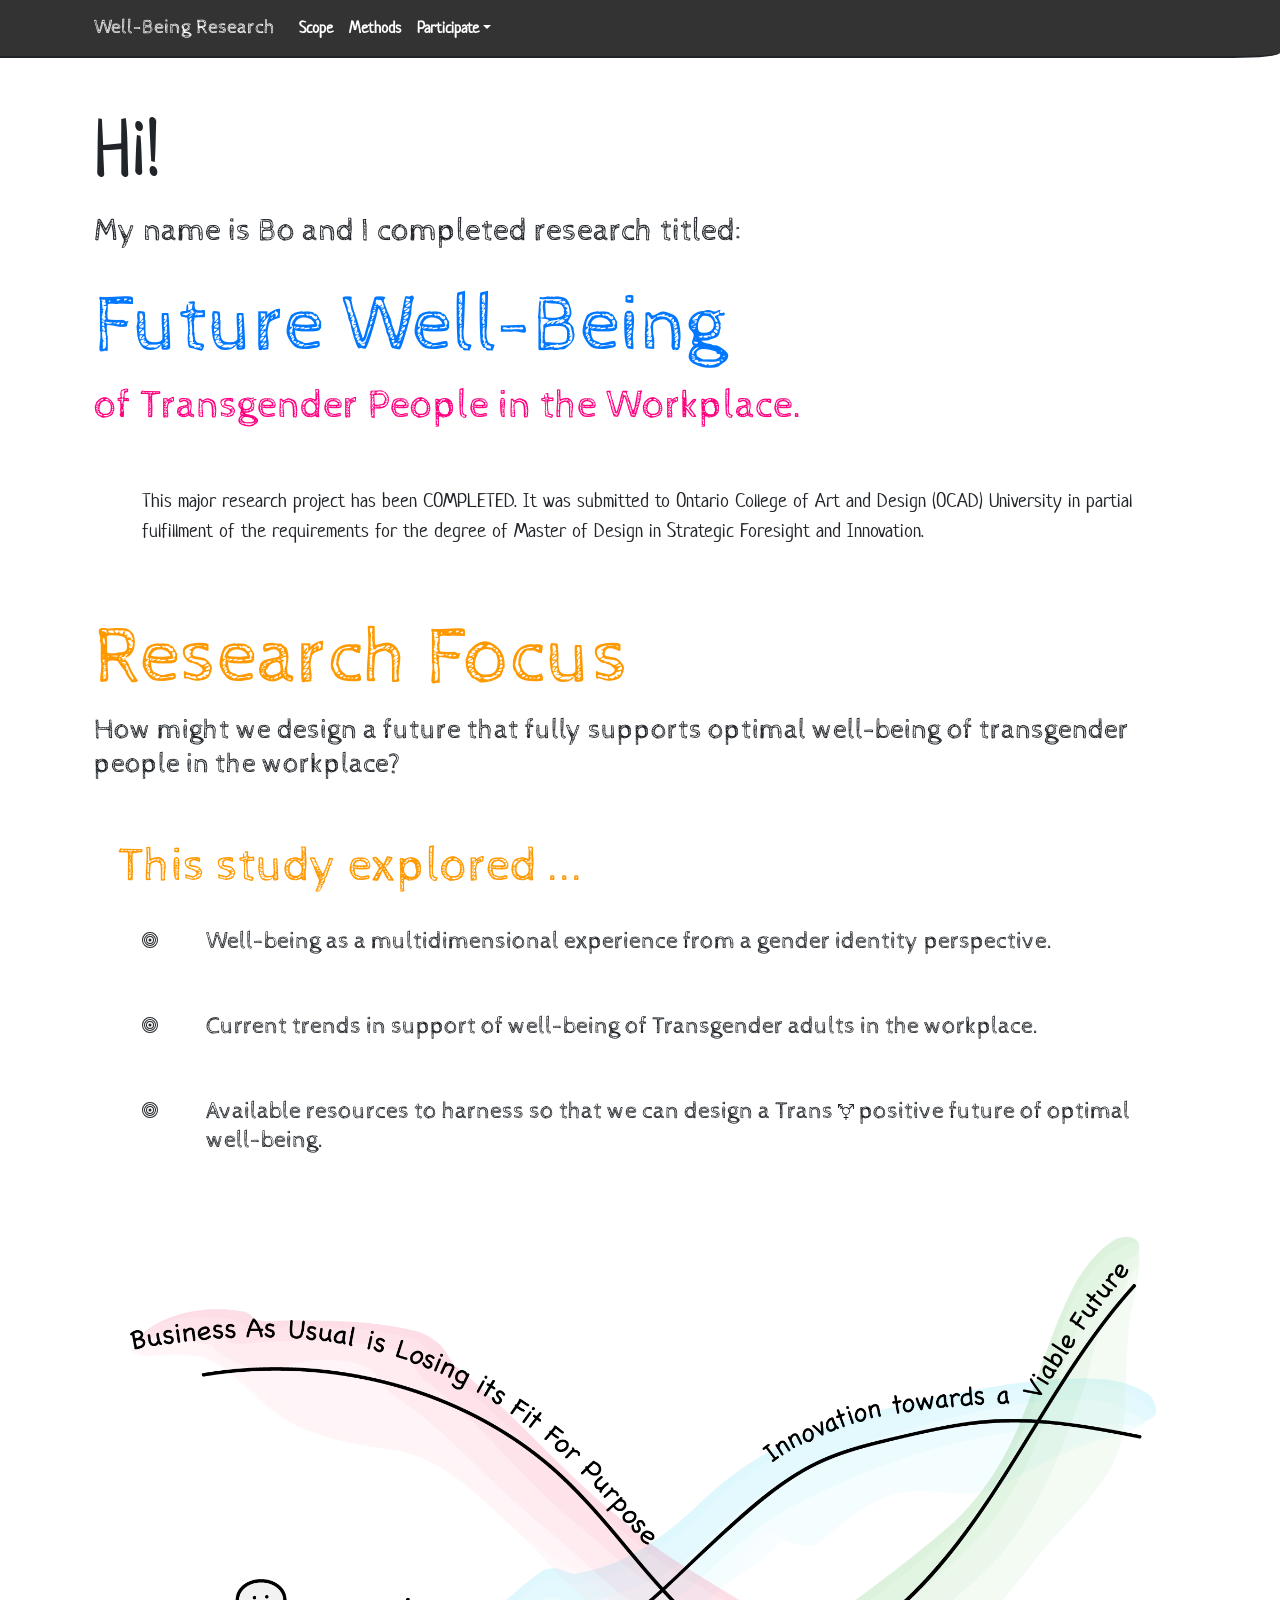
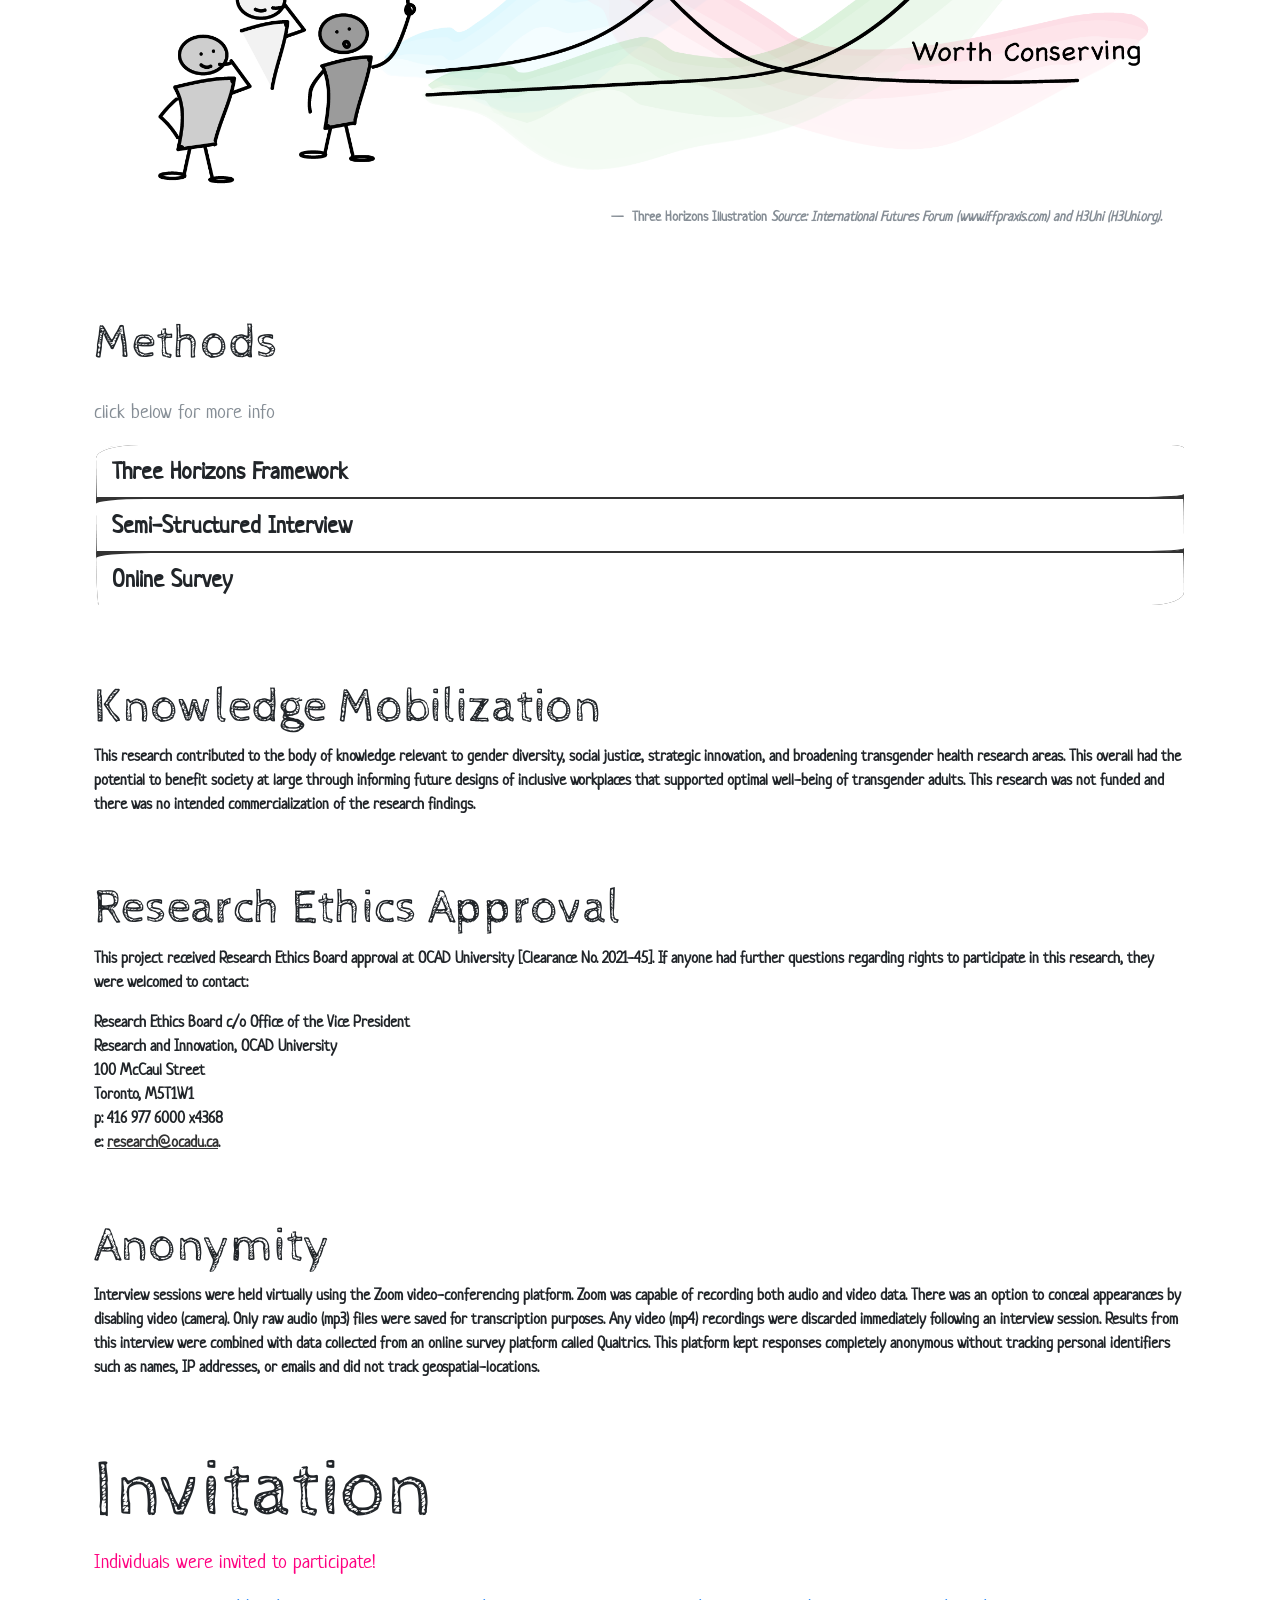
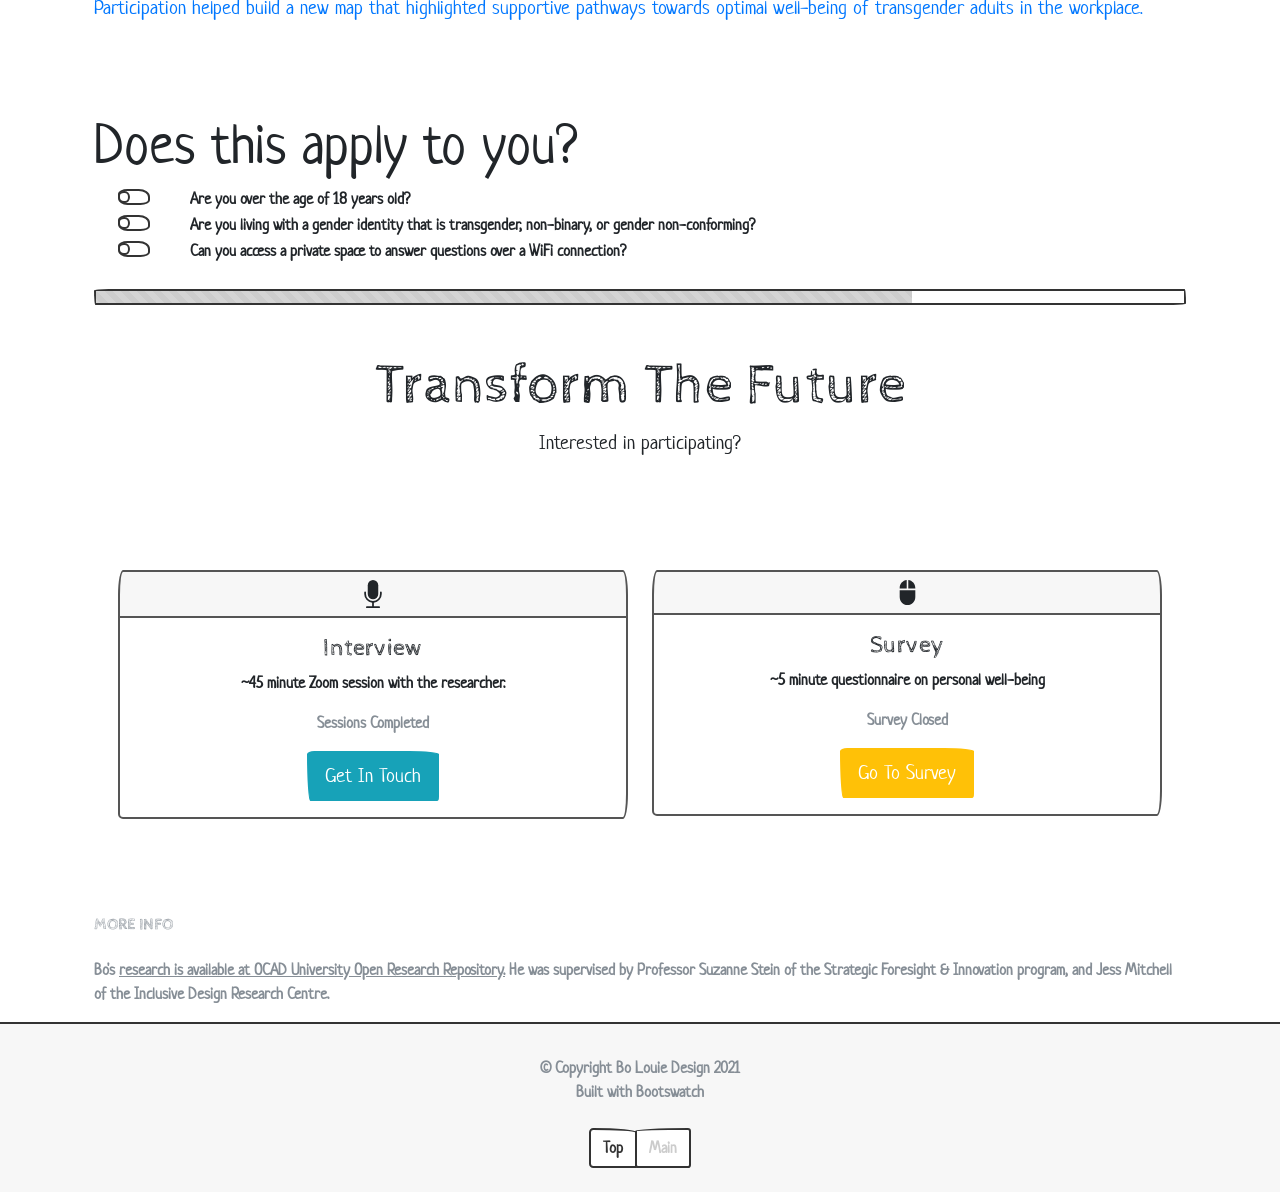
<file: index.html>
<!DOCTYPE html>
<html lang="en">

<head>
    <!-- Required meta tags -->
    <meta charset="utf-8">
    <meta name="viewport" content="width=device-width, initial-scale=1">
    <meta name="description" content="Future Well-Being of Transgender People in the Workplace — a completed Master of Design research project by Bo Louie at OCAD University.">

    <!-- Bootstrap CSS -->
    <link href="https://cdn.jsdelivr.net/npm/bootstrap@5.0.2/dist/css/bootstrap.min.css" rel="stylesheet"
        integrity="sha384-EVSTQN3/azprG1Anm3QDgpJLIm9Nao0Yz1ztcQTwFspd3yD65VohhpuuCOmLASjC" crossorigin="anonymous">


    <link rel="stylesheet" href="style.css">

    <title>Future Well-Being</title>

</head>


<body>
    <!--FIXED NAVBAR-->
    <nav class="navbar navbar-expand-sm bg-primary navbar-dark fixed-top" id="top">
        <div class="container">
            <a class="navbar-brand" href="index.html">Well-Being Research</a>
            <button class="navbar-toggler" type="button" data-bs-toggle="collapse" data-bs-target="#navbarColor01"
                aria-controls="navbarColor01" aria-expanded="false" aria-label="Toggle navigation">
                <span class="navbar-toggler-icon"></span>
            </button>

            <div class="collapse navbar-collapse" id="navbarColor01">
                <ul class="navbar-nav me-auto">
                    <li class="nav-item">
                        <a class="nav-link active" href="#scope">Scope
                            <span class="visually-hidden">(current)</span>
                        </a>
                    </li>

                    <li class="nav-item">
                        <a class="nav-link" href="#dataCollection">Methods
                        </a>
                    </li>
                    <li class="nav-item dropdown">
                        <a class="nav-link dropdown-toggle" data-bs-toggle="dropdown" href="#transform"
                            role="button" aria-haspopup="true" aria-expanded="false">Participate</a>
                        <div class="dropdown-menu">
                            <a class="dropdown-item" href="interview.html">Interview</a>
                            <div class="dropdown-divider"></div>
                            <a class="dropdown-item" href="survey.html">Survey</a>
                        </div>
                    </li>
                </ul>

            </div>
        </div>
    </nav>

    <!--PAGE-HEADER-->
    <header class="container" style="padding-top: 100px">
        <p class="display-1">Hi!</p>
        <h2>My name is Bo and I completed research titled:</h2>

        <div style="padding-top: 20px">
            <h1 class="display-1 text-info">
                Future Well-Being
            </h1>

            <p class="h1 text-danger">
                of Transgender People in the Workplace.
            </p>
        </div>
    </header>

    <main class="container">
        <p class="lead p-5">This major research project has been COMPLETED. It was submitted to Ontario College of
            Art and Design (OCAD) University in partial fulfillment of the requirements for the degree of Master of
            Design in Strategic Foresight and Innovation.</p>

        <h2 class="display-1 text-warning"><strong>Research Focus</strong></h2>

        <h3>
            How might we design a future that fully supports optimal
            well-being of
            transgender people in the workplace?
        </h3>

        <!--SCOPE-->
        <section id="scope">
            <div class="container pt-5">
                <h5 class="display-5 text-warning"><strong>This study explored ...</strong></h5>
                <div class="d-flex">
                    <div class="p-4 align-self-start">
                        <svg xmlns="http://www.w3.org/2000/svg" width="16" height="16" fill="currentColor"
                            class="bi bi-bullseye" viewBox="0 0 16 16">
                            <path d="M8 15A7 7 0 1 1 8 1a7 7 0 0 1 0 14zm0 1A8 8 0 1 0 8 0a8 8 0 0 0 0 16z" />
                            <path d="M8 13A5 5 0 1 1 8 3a5 5 0 0 1 0 10zm0 1A6 6 0 1 0 8 2a6 6 0 0 0 0 12z" />
                            <path d="M8 11a3 3 0 1 1 0-6 3 3 0 0 1 0 6zm0 1a4 4 0 1 0 0-8 4 4 0 0 0 0 8z" />
                            <path d="M9.5 8a1.5 1.5 0 1 1-3 0 1.5 1.5 0 0 1 3 0z" />
                        </svg>
                    </div>
                    <div class="p-4 align-self-end">
                        <h4>
                            Well-being as a multidimensional experience from a gender identity
                            perspective.
                        </h4>
                    </div>
                </div>

                <div class="d-flex">
                    <div class="p-4 align-self-start">
                        <svg xmlns="http://www.w3.org/2000/svg" width="16" height="16" fill="currentColor"
                            class="bi bi-bullseye" viewBox="0 0 16 16">
                            <path d="M8 15A7 7 0 1 1 8 1a7 7 0 0 1 0 14zm0 1A8 8 0 1 0 8 0a8 8 0 0 0 0 16z" />
                            <path d="M8 13A5 5 0 1 1 8 3a5 5 0 0 1 0 10zm0 1A6 6 0 1 0 8 2a6 6 0 0 0 0 12z" />
                            <path d="M8 11a3 3 0 1 1 0-6 3 3 0 0 1 0 6zm0 1a4 4 0 1 0 0-8 4 4 0 0 0 0 8z" />
                            <path d="M9.5 8a1.5 1.5 0 1 1-3 0 1.5 1.5 0 0 1 3 0z" />
                        </svg>
                    </div>
                    <div class="p-4 align-self-end">
                        <h4>Current trends in support of well-being of Transgender adults in the workplace.</h4>
                    </div>
                </div>

                <div class="d-flex">
                    <div class="p-4 align-self-start">
                        <svg xmlns="http://www.w3.org/2000/svg" width="16" height="16" fill="currentColor"
                            class="bi bi-bullseye" viewBox="0 0 16 16">
                            <path d="M8 15A7 7 0 1 1 8 1a7 7 0 0 1 0 14zm0 1A8 8 0 1 0 8 0a8 8 0 0 0 0 16z" />
                            <path d="M8 13A5 5 0 1 1 8 3a5 5 0 0 1 0 10zm0 1A6 6 0 1 0 8 2a6 6 0 0 0 0 12z" />
                            <path d="M8 11a3 3 0 1 1 0-6 3 3 0 0 1 0 6zm0 1a4 4 0 1 0 0-8 4 4 0 0 0 0 8z" />
                            <path d="M9.5 8a1.5 1.5 0 1 1-3 0 1.5 1.5 0 0 1 3 0z" />
                        </svg>
                    </div>
                    <div class="p-4 align-self-end">
                        <h4>Available resources to harness so that we can design a Trans <svg
                                xmlns="http://www.w3.org/2000/svg" width="16" height="16" fill="currentColor"
                                class="bi bi-gender-trans" viewBox="0 0 16 16">
                                <path fill-rule="evenodd"
                                    d="M0 .5A.5.5 0 0 1 .5 0h3a.5.5 0 0 1 0 1H1.707L3.5 2.793l.646-.647a.5.5 0 1 1 .708.708l-.647.646.822.822A3.99 3.99 0 0 1 8 3c1.18 0 2.239.51 2.971 1.322L14.293 1H11.5a.5.5 0 0 1 0-1h4a.5.5 0 0 1 .5.5v4a.5.5 0 0 1-1 0V1.707l-3.45 3.45A4 4 0 0 1 8.5 10.97V13H10a.5.5 0 0 1 0 1H8.5v1.5a.5.5 0 0 1-1 0V14H6a.5.5 0 0 1 0-1h1.5v-2.03a4 4 0 0 1-3.05-5.814l-.95-.949-.646.647a.5.5 0 1 1-.708-.708l.647-.646L1 1.707V3.5a.5.5 0 0 1-1 0v-3zm5.49 4.856a3 3 0 1 0 5.02 3.288 3 3 0 0 0-5.02-3.288z">
                                </path>
                            </svg> positive future of
                            optimal well-being.</h4>
                    </div>
                </div>
            </div>

            <div class="container pt-5">
                <img class="img-fluid" src="img/3H-uni.png" alt="3 horizons illustration">
                <figure class="text-end">
                    <br>
                    <figcaption class="blockquote-footer text-sm-end"> Three Horizons Illustration
                        <cite title="Source Title">Source: International Futures Forum (www.iffpraxis.com) and H3Uni
                            (H3Uni.org).</cite>
                    </figcaption>
                </figure>
            </div>
            <br>
        </section>
    </main>

    <section class="container pt-5" id="dataCollection">
        <h5 class="display-5 pb-3">Methods</h5>
        <p class="lead text-muted">click below for more info</p>
        <div class="list-group border-light">
            <a href="framework.html" class="list-group-item list-group-item-action fs-4">Three Horizons Framework</a>
            <a href="interview.html" class="list-group-item list-group-item-action fs-4">Semi-Structured Interview</a>
            <a href="survey.html" class="list-group-item list-group-item-action fs-4">Online Survey</a>
        </div>
    </section>
    <br>

    <section class="container pt-5">
        <h5 class="display-5">Knowledge Mobilization</h5>
        <p>
            This research contributed to the body of knowledge relevant to gender
            diversity, social justice, strategic innovation, and broadening
            transgender health research areas. This overall had the potential to benefit
            society at large through informing future designs of inclusive workplaces that
            supported optimal well-being of transgender adults. This research was not funded and there was no intended
            commercialization of the research findings.</p>
    </section>

    <section class="container pt-5">
        <h5 class="display-5">Research Ethics Approval</h5>
        <p>
            This project received Research Ethics Board approval at OCAD University <strong>[Clearance No.
                2021-45]</strong>. If anyone had further questions regarding rights to participate in this research,
            they were welcomed to contact:</p>

        <p>
            Research Ethics Board c/o Office of the Vice President <br>
            Research and Innovation, OCAD University <br>
            100 McCaul Street <br>
            Toronto, M5T1W1 <br>
            p: 416 977 6000 x4368 <br>
            e: <a href="mailto:research@ocadu.ca">research@ocadu.ca</a>.<br>
        </p>
    </section>

    <section class="container pt-5">
        <h5 class="display-5">Anonymity</h5>
        <p>Interview sessions were held virtually using the Zoom video-conferencing platform. Zoom was capable of
            recording both audio and video data. There was an option to conceal appearances by disabling video
            (camera). Only raw audio (mp3) files were saved for transcription purposes. Any video (mp4)
            recordings were discarded immediately following an interview session. Results from this interview
            were combined with data collected from an online survey platform called Qualtrics. This platform kept
            responses completely anonymous without tracking personal identifiers such as names, IP addresses,
            or emails and did not track geospatial-locations.
        </p>
    </section>

    <section class="container pt-5">
        <h1 class="display-1">Invitation</h1>
        <p class="lead text-danger">Individuals were invited to participate!</p>
        <p class="lead text-info">Participation helped build a new map that highlighted supportive
            pathways towards optimal well-being of transgender adults in the workplace.</p>
    </section>

    <section class="container pt-5">
        <fieldset class="form-group">
            <legend class="display-4 mt-4">Does this apply to you?</legend>

            <div class="form-check">
                <div class="form-check form-switch">
                    <input class="form-check-input" type="checkbox" id="switchAge" />
                    <label class="form-check-label" style="margin-left: 2.5em" for="switchAge">Are you
                        over the age of 18 years old?</label>
                </div>

                <div class="form-check form-switch">
                    <input class="form-check-input" type="checkbox" id="switchGenderIdentity" />
                    <label class="form-check-label" style="margin-left: 2.5em" for="switchGenderIdentity">Are you
                        living with a gender identity that is transgender, non-binary, or gender
                        non-conforming?</label>
                </div>
                <div class="form-check form-switch">
                    <input class="form-check-input" type="checkbox" id="switchPrivateAccess" />
                    <label class="form-check-label" style="margin-left: 2.5em" for="switchPrivateAccess">Can you
                        access a private space to answer questions over a WiFi connection?</label>
                </div>
            </div>
        </fieldset>
    </section>

    <br>
    <div class="container">
        <div class="progress">
            <div class="progress-bar progress-bar-striped progress-bar-animated" role="progressbar" aria-valuenow="75"
                aria-valuemin="0" aria-valuemax="100" style="width: 75%;"></div>
        </div>
    </div>

    <!-- Transform -->
    <section class="p-5" id="transform">
        <div class="container">
            <div class="row">
                <div class="col text-center">
                    <h1 class="display-4">Transform The Future</h1>
                    <p class="lead">Interested in participating?</p>
                </div>
            </div>
        </div>
    </section>

    <!-- PARTICIPATE SECTION -->
    <section id="participate">
        <div class="container p-5">
            <div class="row text-center g-4">
                <div class="col-sm-6 justify-content-evenly">
                    <div class="card border-secondary">
                        <div class="card-header">
                            <svg xmlns="http://www.w3.org/2000/svg" width="28" height="28" fill="currentColor"
                                class="bi bi-mic-fill" viewBox="0 0 16 16">
                                <path d="M5 3a3 3 0 0 1 6 0v5a3 3 0 0 1-6 0V3z" />
                                <path
                                    d="M3.5 6.5A.5.5 0 0 1 4 7v1a4 4 0 0 0 8 0V7a.5.5 0 0 1 1 0v1a5 5 0 0 1-4.5 4.975V15h3a.5.5 0 0 1 0 1h-7a.5.5 0 0 1 0-1h3v-2.025A5 5 0 0 1 3 8V7a.5.5 0 0 1 .5-.5z" />
                            </svg>
                        </div>
                        <div class="card-body">
                            <h4 class="card-title">Interview</h4>
                            <p class="card-text">~45 minute Zoom session with the researcher.</p>
                            <p class="text-muted text-sm-center">Sessions Completed</p>
                            <a href="mailto:bo.siu@student.ocadu.ca" class="btn btn-lg btn-info">Get In Touch</a>
                        </div>
                    </div>
                </div>
                <div class="col-sm-6 justify-content-evenly">
                    <div class="card border-secondary">
                        <div class="card-header">
                            <svg xmlns="http://www.w3.org/2000/svg" width="25" height="25" fill="currentColor"
                                class="bi bi-mouse2-fill" viewBox="0 0 16 16">
                                <path
                                    d="M7.5.026C4.958.286 3 2.515 3 5.188V5.5h4.5V.026zm1 0V5.5H13v-.312C13 2.515 11.042.286 8.5.026zM13 6.5H3v4.313C3 13.658 5.22 16 8 16s5-2.342 5-5.188V6.5z" />
                            </svg>
                        </div>
                        <div class="card-body">
                            <h4 class="card-title">Survey</h4>
                            <p class="card-text">~5 minute questionnaire on personal well-being</p>
                            <p class="text-muted text-sm-center">Survey Closed</p>
                            <a href="https://qfreeaccountssjc1.az1.qualtrics.com/jfe/form/SV_3aY2LVZPjfDO6QC"
                                class="btn btn-lg btn-warning">Go To Survey</a>
                        </div>
                    </div>
                </div>
            </div>
        </div>
    </section>

    <!-- Footer -->
    <section id="footer" class="text-center text-lg-start bg-light text-muted">
        <div class="container text-center text-md-start mt-5">
            <div class="row mt-3">
                <div class="col-12">
                    <h6 class="text-uppercase fw-bold mb-4">
                        More Info
                    </h6>
                    <p>
                        Bo's <a href="https://openresearch.ocadu.ca/id/eprint/3571/" class="text-reset">research
                            is available at OCAD University Open Research Repository.</a> He was supervised by
                        Professor Suzanne Stein of the Strategic Foresight & Innovation program, and Jess Mitchell of the
                        Inclusive Design Research Centre.
                    </p>
                </div>
            </div>
        </div>
    </section>

    <!-- Copyright -->
    <footer class="card-footer">
        <div class="text-center text-muted p-4 bg-transparent">
            © Copyright Bo Louie Design 2021 <br>
            Built with Bootswatch
        </div>

        <nav aria-label="Page navigation example">
            <ul class="pagination justify-content-center">
                <li class="page-item">
                    <a class="page-link" href="#top">Top</a>
                </li>
                <li class="page-item disabled">
                    <a class="page-link" href="index.html" tabindex="-1" aria-disabled="true">Main</a>
                </li>
            </ul>
        </nav>
    </footer>

    <script src="https://cdn.jsdelivr.net/npm/@popperjs/core@2.9.2/dist/umd/popper.min.js"
        integrity="sha384-IQsoLXl5PILFhosVNubq5LC7Qb9DXgDA9i+tQ8Zj3iwWAwPtgFTxbJ8NT4GN1R8p"
        crossorigin="anonymous"></script>
    <script src="https://cdn.jsdelivr.net/npm/bootstrap@5.0.2/dist/js/bootstrap.min.js"
        integrity="sha384-cVKIPhGWiC2Al4u+LWgxfKTRIcfu0JTxR+EQDz/bgldoEyl4H0zUF0QKbrJ0EcQF"
        crossorigin="anonymous"></script>

    <script>
        var popoverTriggerList = [].slice.call(document.querySelectorAll('[data-bs-toggle="popover"]'))
        var popoverList = popoverTriggerList.map(function (popoverTriggerEl) {
            return new bootstrap.Popover(popoverTriggerEl)
        })
    </script>

</body>

</html>
</file>
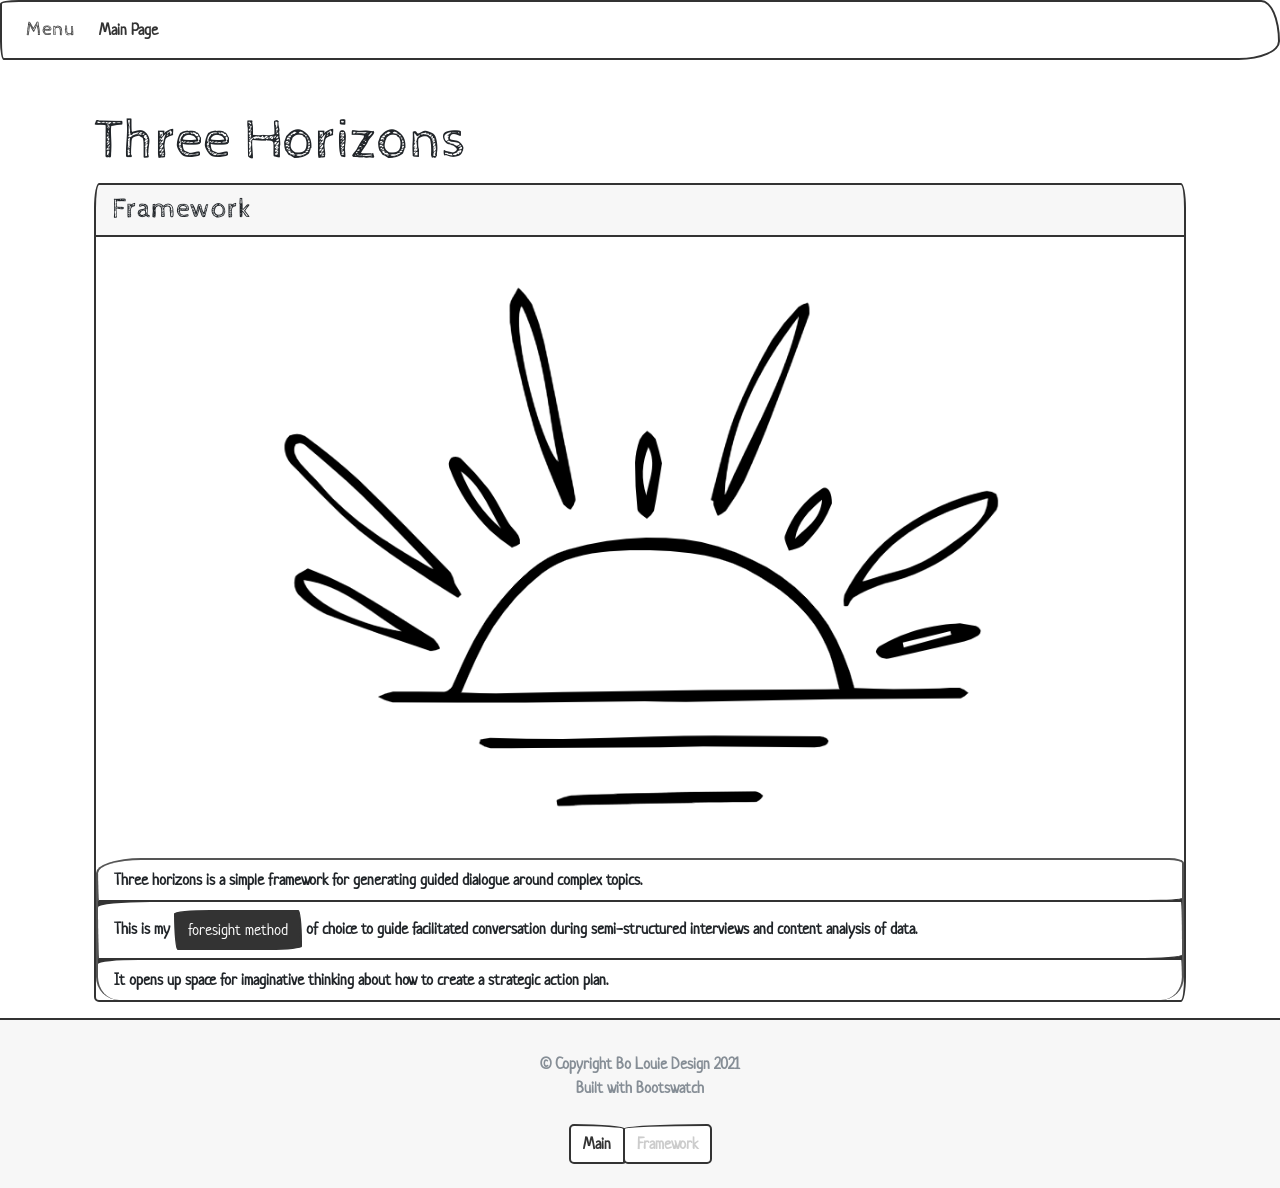
<file: framework.html>
<!DOCTYPE html>
<html lang="en">

<head>
  <!-- Required meta tags -->
  <meta charset="utf-8" />
  <meta name="viewport" content="width=device-width, initial-scale=1" />
  <meta name="description" content="Three Horizons Framework — the foresight method used to guide facilitated conversation and content analysis in Bo Louie's well-being research." />

  <!-- Bootstrap CSS -->
  <link href="https://cdn.jsdelivr.net/npm/bootstrap@5.0.2/dist/css/bootstrap.min.css" rel="stylesheet"
    integrity="sha384-EVSTQN3/azprG1Anm3QDgpJLIm9Nao0Yz1ztcQTwFspd3yD65VohhpuuCOmLASjC" crossorigin="anonymous" />
  <link rel="stylesheet" href="style.css" />

  <title>Future Well-Being</title>
</head>

<body>

  <nav class="navbar navbar-expand-lg navbar-light bg-light">
    <div class="container-fluid">
      <a class="navbar-brand" href="framework.html">Menu</a>
      <button class="navbar-toggler" type="button" data-bs-toggle="collapse" data-bs-target="#navbarColor03"
        aria-controls="navbarColor03" aria-expanded="false" aria-label="Toggle navigation">
        <span class="navbar-toggler-icon"></span>
      </button>

      <div class="collapse navbar-collapse" id="navbarColor03">
        <ul class="navbar-nav me-auto">
          <li class="nav-item">
            <a class="nav-link active" href="index.html">Main Page
              <span class="visually-hidden">(current)</span>
            </a>
          </li>
        </ul>
      </div>
    </div>
  </nav>

  <header>
    <div class="container">
      <h1 class="display-4 pt-5">Three Horizons</h1>

      <article class="card mb-3">
        <h3 class="card-header">Framework</h3>

        <img src="img/horizons.png" class="w-75 mx-auto d-block p-5" alt="Graph of 3 horizons" />

        <ul class="list-group list-group-flush border-dark">
          <li class="list-group-item">
            Three horizons is a simple framework for generating guided dialogue around complex topics.
          </li>
          <li class="list-group-item">
            This is my <button type="button" class="btn btn-primary" title="Three Horizons"
                data-bs-container="body" data-bs-toggle="popover" data-bs-placement="top"
                data-bs-content="A helpful approach to working with uncertainty. It promotes changemaking by developing a future consciousness; meaning an awareness of the future potential in the present state of things."
                data-bs-original-title="Popover Title">foresight method</button> of
            choice to guide facilitated conversation during semi-structured interviews and
            content analysis of data.
          </li>
          <li class="list-group-item">
            It opens up space for imaginative thinking about how to create a strategic action plan.
          </li>
        </ul>
      </article>
    </div>
  </header>

  <!-- Copyright -->
  <footer class="card-footer">
    <div class="text-center text-muted p-4 bg-transparent">
      © Copyright Bo Louie Design 2021 <br> Built with Bootswatch
    </div>
    <nav aria-label="Page navigation example">
      <ul class="pagination justify-content-center">
        <li class="page-item">
          <a class="page-link" href="index.html">Main</a>
        </li>
        <li class="page-item disabled">
          <a class="page-link" href="framework.html" tabindex="-1" aria-disabled="true">Framework</a>
        </li>
      </ul>
    </nav>
  </footer>

  <script src="https://cdn.jsdelivr.net/npm/@popperjs/core@2.9.2/dist/umd/popper.min.js"
    integrity="sha384-IQsoLXl5PILFhosVNubq5LC7Qb9DXgDA9i+tQ8Zj3iwWAwPtgFTxbJ8NT4GN1R8p"
    crossorigin="anonymous"></script>
  <script src="https://cdn.jsdelivr.net/npm/bootstrap@5.0.2/dist/js/bootstrap.min.js"
    integrity="sha384-cVKIPhGWiC2Al4u+LWgxfKTRIcfu0JTxR+EQDz/bgldoEyl4H0zUF0QKbrJ0EcQF"
    crossorigin="anonymous"></script>

  <script>
    var popoverTriggerList = [].slice.call(document.querySelectorAll('[data-bs-toggle="popover"]'));
    var popoverList = popoverTriggerList.map(function (popoverTriggerEl) {
      return new bootstrap.Popover(popoverTriggerEl);
    });
  </script>

</body>

</html>
</file>
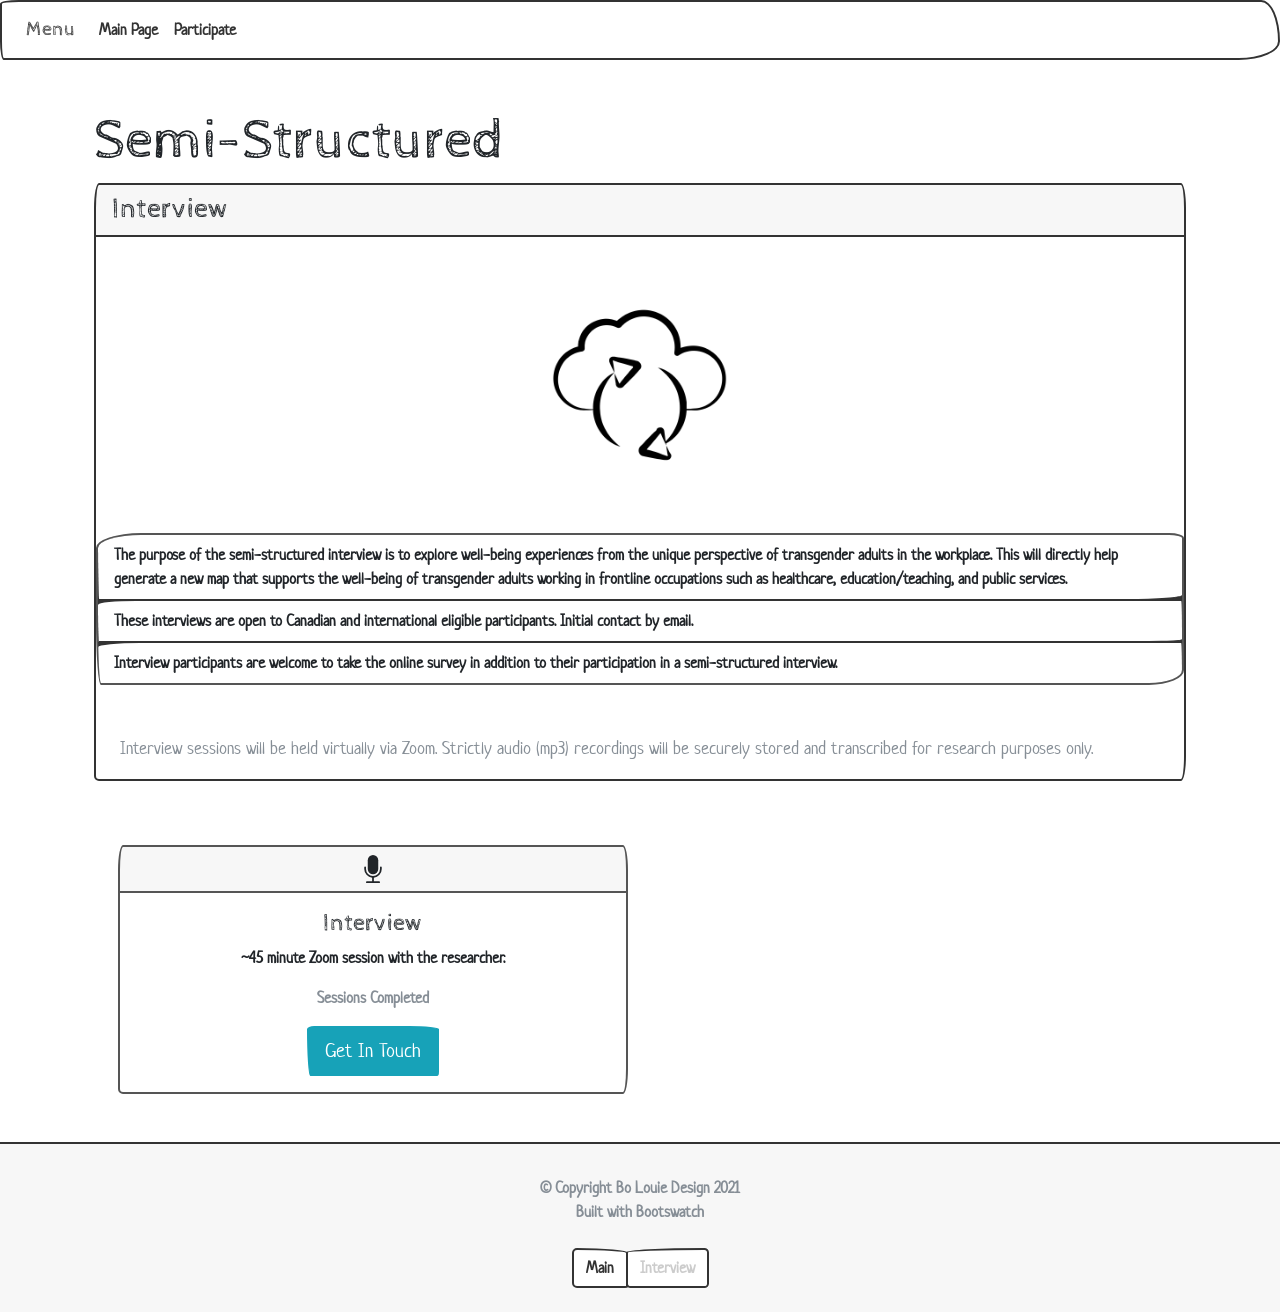
<file: interview.html>
<!DOCTYPE html>
<html lang="en">

<head>
  <!-- Required meta tags -->
  <meta charset="utf-8" />
  <meta name="viewport" content="width=device-width, initial-scale=1" />
  <meta name="description" content="Semi-Structured Interview — participate in Bo Louie's research exploring well-being experiences of transgender adults in the workplace." />

  <!-- Bootstrap CSS -->
  <link href="https://cdn.jsdelivr.net/npm/bootstrap@5.0.2/dist/css/bootstrap.min.css" rel="stylesheet"
    integrity="sha384-EVSTQN3/azprG1Anm3QDgpJLIm9Nao0Yz1ztcQTwFspd3yD65VohhpuuCOmLASjC" crossorigin="anonymous" />
  <link rel="stylesheet" href="style.css" />

  <title>Future Well-being</title>
</head>

<body>

  <nav class="navbar navbar-expand-lg navbar-light bg-light">
    <div class="container-fluid">
      <a class="navbar-brand" href="interview.html">Menu</a>
      <button class="navbar-toggler" type="button" data-bs-toggle="collapse" data-bs-target="#navbarColor03"
        aria-controls="navbarColor03" aria-expanded="false" aria-label="Toggle navigation">
        <span class="navbar-toggler-icon"></span>
      </button>

      <div class="collapse navbar-collapse" id="navbarColor03">
        <ul class="navbar-nav me-auto">
          <li class="nav-item">
            <a class="nav-link active" href="index.html">Main Page
              <span class="visually-hidden">(current)</span>
            </a>
          </li>
          <li class="nav-item">
            <a class="nav-link" href="#participate">Participate</a>
          </li>
        </ul>
      </div>
    </div>
  </nav>

  <header>
    <div class="container">
      <h1 class="display-4 pt-5">Semi-Structured</h1>

      <article class="card mb-3">
        <h3 class="card-header">Interview</h3>
        <div class="card-body">
          <img src="img/cloudSafe.png" class="w-25 mx-auto d-block" alt="pad lock" />
        </div>

        <ul class="list-group list-group-flush border-dark">
          <li class="list-group-item">
            The purpose of the semi-structured interview is to explore well-being
            experiences from the unique perspective of transgender adults in the
            workplace. This will directly help generate a new map that supports the
            well-being of transgender adults working in frontline occupations
            such as healthcare, education/teaching, and public services.
          </li>
          <li class="list-group-item">
            These interviews are open to Canadian and international
            eligible participants. Initial contact by email.
          </li>
          <li class="list-group-item">
            Interview participants are welcome to take the online survey in
            addition to their participation in a semi-structured interview.
          </li>
        </ul>

        <aside class="container pt-5">
          <p class="lead">
            <small class="text-muted"> Interview sessions will be held virtually via Zoom. Strictly audio (mp3)
              recordings will be securely stored and transcribed for research purposes only. </small>
          </p>
        </aside>
      </article>
    </div>
  </header>

  <section id="participate">
    <div class="container p-5">
      <div class="row text-center g-4">
        <div class="col-sm-6 justify-content-evenly">
          <div class="card border-secondary">
            <div class="card-header">
              <svg xmlns="http://www.w3.org/2000/svg" width="28" height="28" fill="currentColor" class="bi bi-mic-fill"
                viewBox="0 0 16 16">
                <path d="M5 3a3 3 0 0 1 6 0v5a3 3 0 0 1-6 0V3z" />
                <path
                  d="M3.5 6.5A.5.5 0 0 1 4 7v1a4 4 0 0 0 8 0V7a.5.5 0 0 1 1 0v1a5 5 0 0 1-4.5 4.975V15h3a.5.5 0 0 1 0 1h-7a.5.5 0 0 1 0-1h3v-2.025A5 5 0 0 1 3 8V7a.5.5 0 0 1 .5-.5z" />
              </svg>
            </div>
            <div class="card-body">
              <h4 class="card-title">Interview</h4>
              <p class="card-text">~45 minute Zoom session with the researcher.</p>
              <p class="text-muted text-sm-center">Sessions Completed</p>
              <a href="mailto:bo.siu@student.ocadu.ca" class="btn btn-lg btn-info">Get In Touch</a>
            </div>
          </div>
        </div>
      </div>
    </div>
  </section>


  <!-- Copyright -->
  <footer class="card-footer">
    <div class="text-center text-muted p-4 bg-transparent">
      © Copyright Bo Louie Design 2021 <br> Built with Bootswatch
    </div>

    <nav aria-label="Page navigation example">
      <ul class="pagination justify-content-center">
        <li class="page-item">
          <a class="page-link" href="index.html">Main</a>
        </li>
        <li class="page-item disabled">
          <a class="page-link" href="interview.html" tabindex="-1" aria-disabled="true">Interview</a>
        </li>
      </ul>
    </nav>
  </footer>

  <script src="https://cdn.jsdelivr.net/npm/@popperjs/core@2.9.2/dist/umd/popper.min.js"
    integrity="sha384-IQsoLXl5PILFhosVNubq5LC7Qb9DXgDA9i+tQ8Zj3iwWAwPtgFTxbJ8NT4GN1R8p"
    crossorigin="anonymous"></script>
  <script src="https://cdn.jsdelivr.net/npm/bootstrap@5.0.2/dist/js/bootstrap.min.js"
    integrity="sha384-cVKIPhGWiC2Al4u+LWgxfKTRIcfu0JTxR+EQDz/bgldoEyl4H0zUF0QKbrJ0EcQF"
    crossorigin="anonymous"></script>
</body>

</html>
</file>
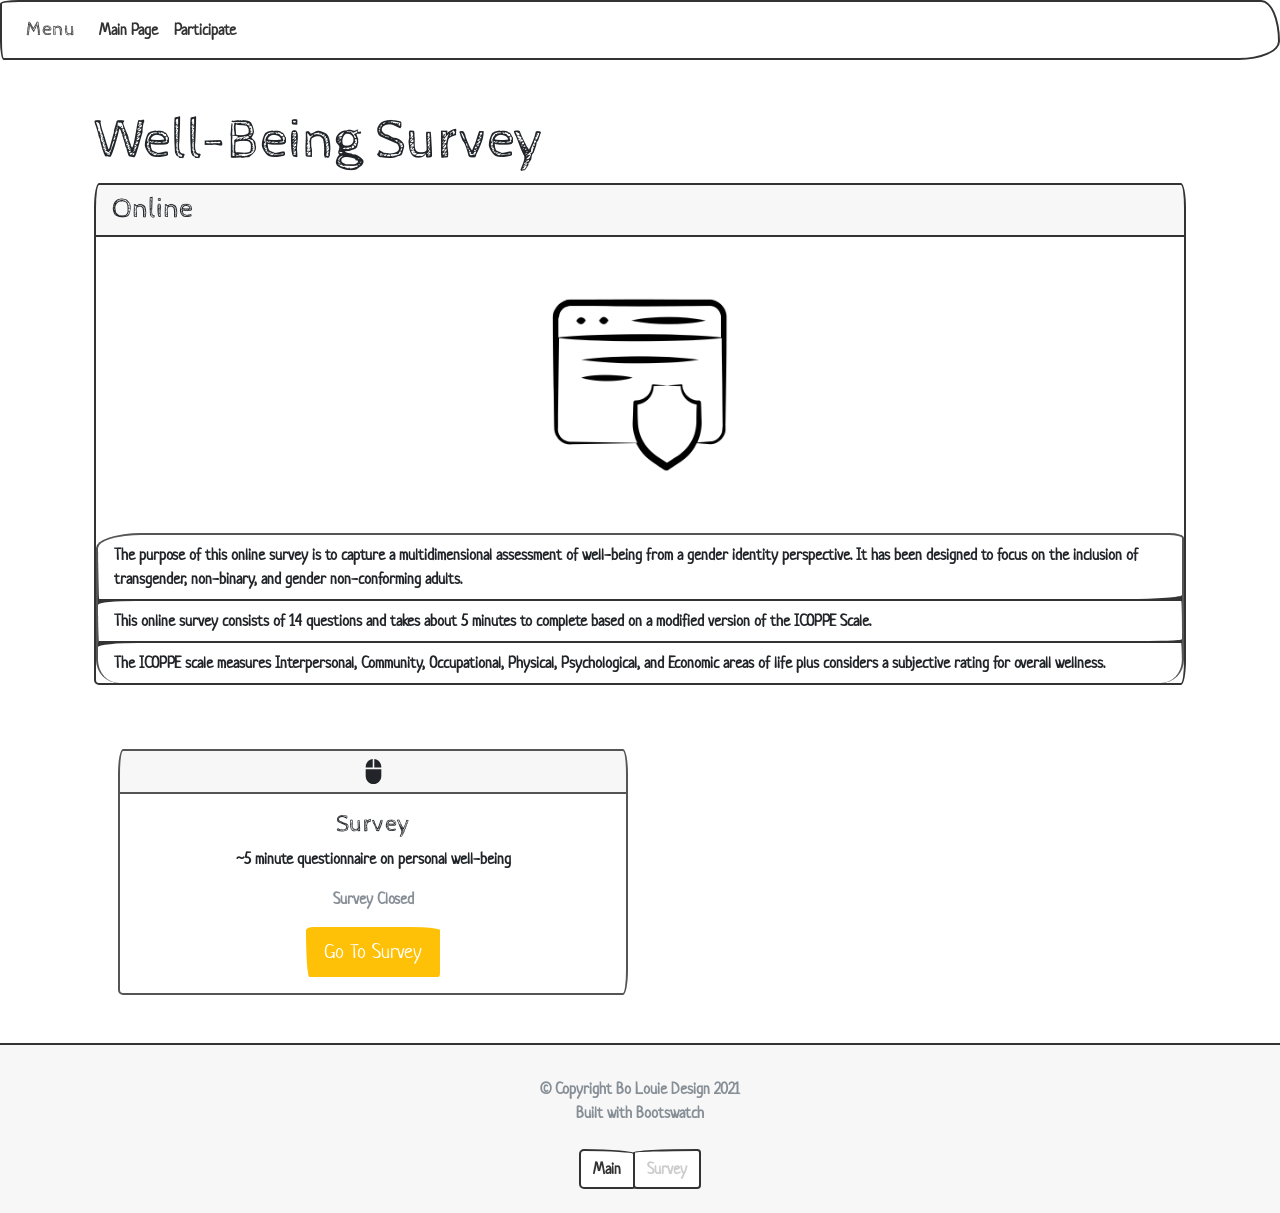
<file: survey.html>
<!DOCTYPE html>
<html lang="en">

<head>
  <!-- Required meta tags -->
  <meta charset="utf-8" />
  <meta name="viewport" content="width=device-width, initial-scale=1" />
  <meta name="description" content="Well-Being Survey — a 5-minute online questionnaire measuring multidimensional well-being from a gender identity perspective, based on the ICOPPE Scale." />

  <!-- Bootstrap CSS -->
  <link href="https://cdn.jsdelivr.net/npm/bootstrap@5.0.2/dist/css/bootstrap.min.css" rel="stylesheet"
    integrity="sha384-EVSTQN3/azprG1Anm3QDgpJLIm9Nao0Yz1ztcQTwFspd3yD65VohhpuuCOmLASjC" crossorigin="anonymous" />
  <link rel="stylesheet" href="style.css" />

  <title>Future Well-Being</title>
</head>

<body>

  <nav class="navbar navbar-expand-lg navbar-light bg-light">
    <div class="container-fluid">
      <a class="navbar-brand" href="survey.html">Menu</a>
      <button class="navbar-toggler" type="button" data-bs-toggle="collapse" data-bs-target="#navbarColor03"
        aria-controls="navbarColor03" aria-expanded="false" aria-label="Toggle navigation">
        <span class="navbar-toggler-icon"></span>
      </button>

      <div class="collapse navbar-collapse" id="navbarColor03">
        <ul class="navbar-nav me-auto">
          <li class="nav-item">
            <a class="nav-link active" href="index.html">Main Page
              <span class="visually-hidden">(current)</span>
            </a>
          </li>
          <li class="nav-item">
            <a class="nav-link" href="#participate">Participate</a>
          </li>
        </ul>
      </div>
    </div>
  </nav>

  <header>
    <div class="container">
      <h1 class="display-4 pt-5">Well-Being Survey</h1>

      <article class="card mb-3">
        <h3 class="card-header">Online</h3>
        <div class="card-body">
          <img src="img/webSafe.png" class="w-25 mx-auto d-block" alt="pad lock" />
        </div>

        <ul class="list-group list-group-flush border-dark">
          <li class="list-group-item">
            The purpose of this online survey is to capture a multidimensional
            assessment of well-being from a gender identity
            perspective. It has been designed to focus on the inclusion of
            transgender, non-binary, and gender non-conforming adults.
          </li>
          <li class="list-group-item">
            This online survey consists of 14 questions and takes about 5
            minutes to complete based on a modified version of the ICOPPE Scale.
          </li>
          <li class="list-group-item">
            The ICOPPE scale measures Interpersonal, Community, Occupational,
            Physical, Psychological, and Economic areas of life plus considers a
            subjective rating for overall wellness.
          </li>
        </ul>
      </article>
    </div>
  </header>

  <section id="participate">
    <div class="container p-5">
      <div class="row text-center g-4">
        <div class="col-sm-6 justify-content-evenly">
          <div class="card border-secondary">
            <div class="card-header">
              <svg xmlns="http://www.w3.org/2000/svg" width="25" height="25" fill="currentColor"
                class="bi bi-mouse2-fill" viewBox="0 0 16 16">
                <path
                  d="M7.5.026C4.958.286 3 2.515 3 5.188V5.5h4.5V.026zm1 0V5.5H13v-.312C13 2.515 11.042.286 8.5.026zM13 6.5H3v4.313C3 13.658 5.22 16 8 16s5-2.342 5-5.188V6.5z" />
              </svg>
            </div>
            <div class="card-body">
              <h4 class="card-title">Survey</h4>
              <p class="card-text">~5 minute questionnaire on personal well-being</p>
              <p class="text-muted text-sm-center">Survey Closed</p>
              <a href="https://qfreeaccountssjc1.az1.qualtrics.com/jfe/form/SV_3aY2LVZPjfDO6QC"
                class="btn btn-lg btn-warning">Go To Survey</a>
            </div>
          </div>
        </div>
      </div>
    </div>
  </section>

  <!-- Copyright -->
  <footer class="card-footer">
    <div class="text-center text-muted p-4 bg-transparent">
      © Copyright Bo Louie Design 2021 <br> Built with Bootswatch
    </div>
    <nav aria-label="Page navigation example">
      <ul class="pagination justify-content-center">
        <li class="page-item">
          <a class="page-link" href="index.html">Main</a>
        </li>
        <li class="page-item disabled">
          <a class="page-link" href="survey.html" tabindex="-1" aria-disabled="true">Survey</a>
        </li>
      </ul>
    </nav>
  </footer>

  <script src="https://cdn.jsdelivr.net/npm/@popperjs/core@2.9.2/dist/umd/popper.min.js"
    integrity="sha384-IQsoLXl5PILFhosVNubq5LC7Qb9DXgDA9i+tQ8Zj3iwWAwPtgFTxbJ8NT4GN1R8p"
    crossorigin="anonymous"></script>
  <script src="https://cdn.jsdelivr.net/npm/bootstrap@5.0.2/dist/js/bootstrap.min.js"
    integrity="sha384-cVKIPhGWiC2Al4u+LWgxfKTRIcfu0JTxR+EQDz/bgldoEyl4H0zUF0QKbrJ0EcQF"
    crossorigin="anonymous"></script>

  <script>
    var popoverTriggerList = [].slice.call(
      document.querySelectorAll('[data-bs-toggle="popover"]')
    );
    var popoverList = popoverTriggerList.map(function (popoverTriggerEl) {
      return new bootstrap.Popover(popoverTriggerEl);
    });
  </script>

</body>

</html>
</file>
